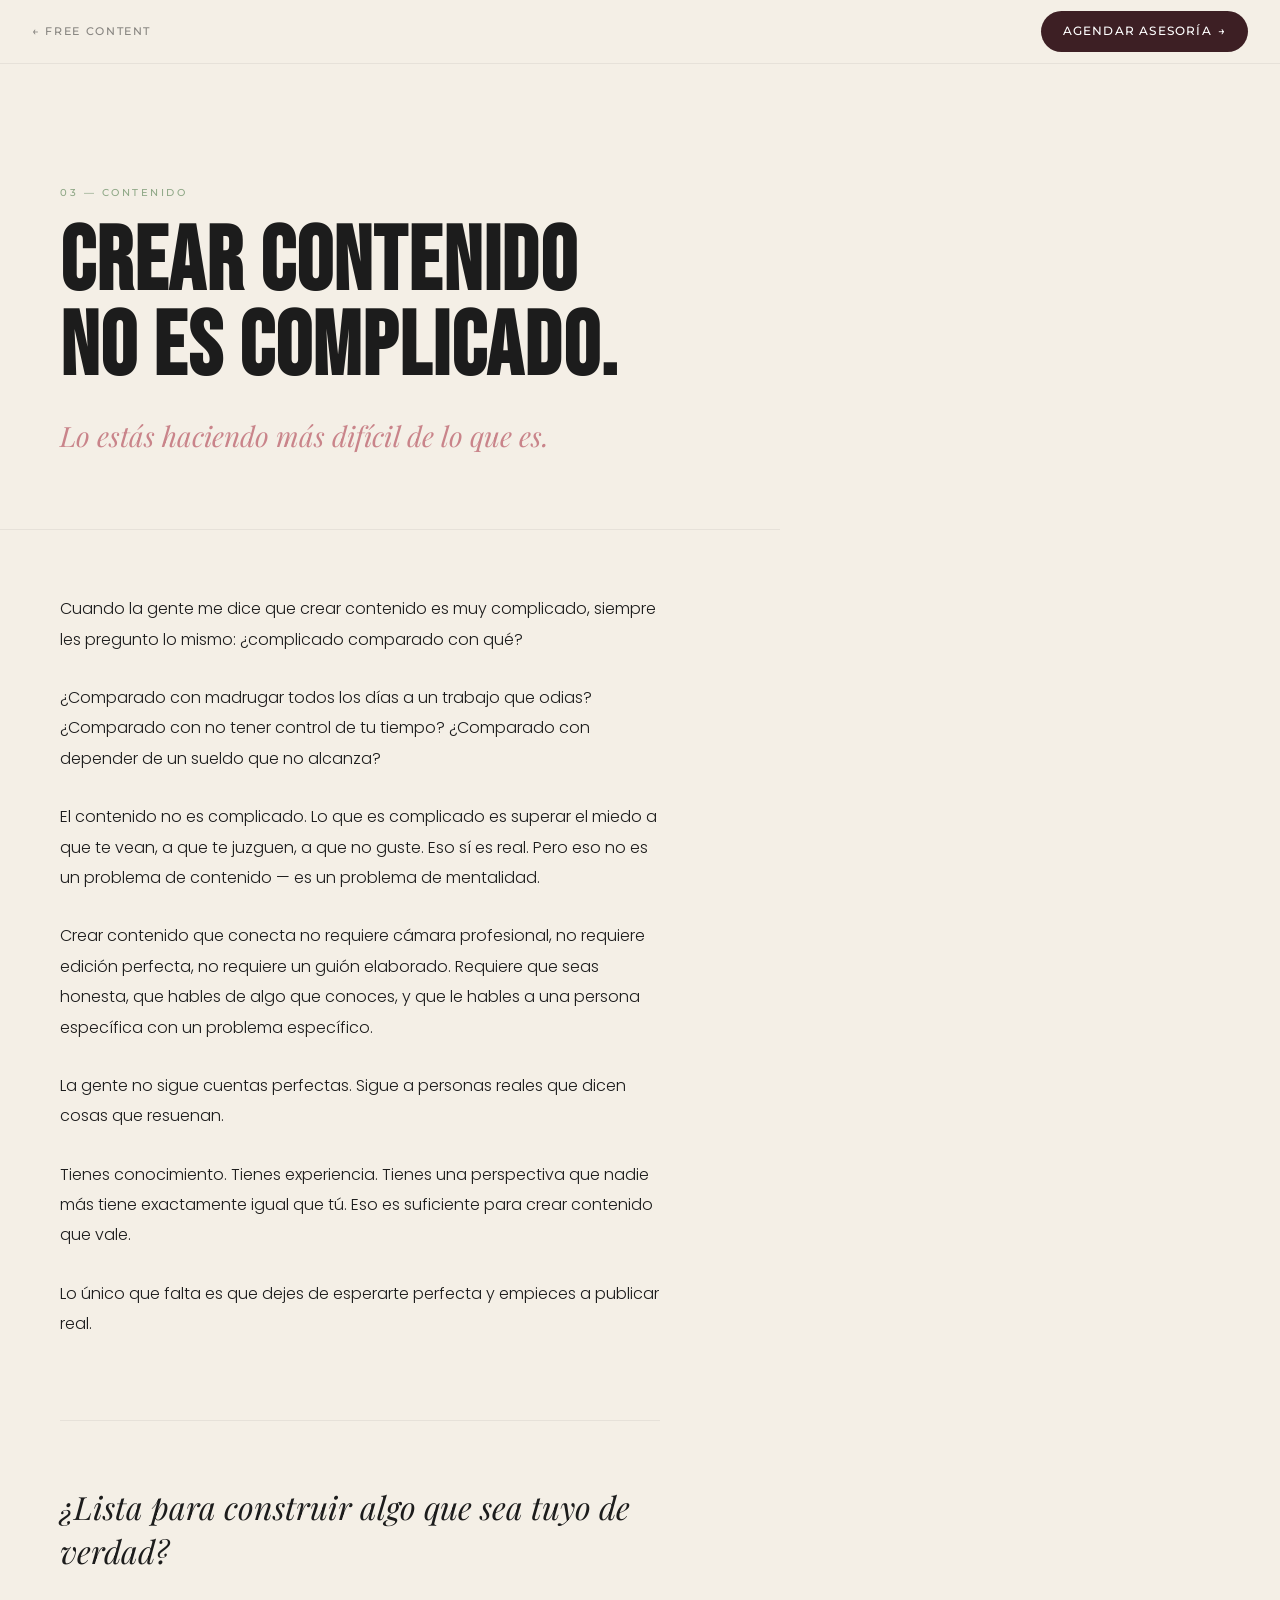
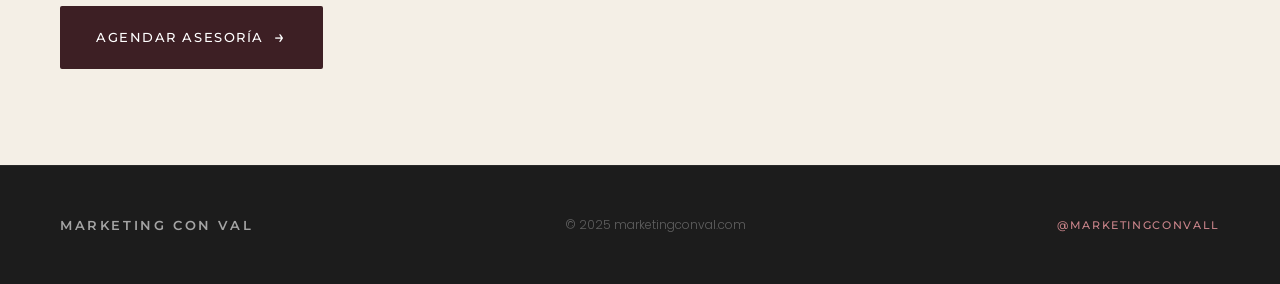
<file: article-contenido.html>
<!DOCTYPE html>
<html lang="es">
<head>
  <meta charset="UTF-8"/>
  <meta name="viewport" content="width=device-width, initial-scale=1.0"/>
  <title>Crear contenido no es complicado — Marketing con Val</title>
  <link rel="stylesheet" href="styles.css"/>
  <style>
    .article-header { padding: 120px 60px 72px; background: var(--cream); border-bottom: 1px solid var(--divider); max-width: 780px; }
    .article-category { font-family: 'Montserrat', sans-serif; font-size: 10px; font-weight: 500; text-transform: uppercase; letter-spacing: 0.25em; color: var(--sage); display: block; margin-bottom: 20px; }
    .article-title { font-family: 'Bebas Neue', sans-serif; font-size: clamp(52px, 7vw, 96px); text-transform: uppercase; line-height: 0.95; color: var(--charcoal); margin-bottom: 24px; letter-spacing: 0.02em; }
    .article-hook { font-family: 'Playfair Display', serif; font-style: italic; font-size: clamp(20px, 2.5vw, 28px); color: var(--dusty-pink); line-height: 1.5; max-width: 600px; }
    .article-body { padding: 64px 60px 80px; max-width: 720px; }
    .article-body p { font-family: 'Poppins', sans-serif; font-weight: 300; font-size: 16px; line-height: 1.9; color: var(--charcoal); margin-bottom: 28px; }
    .article-body p:last-child { margin-bottom: 0; }
    .article-cta { border-top: 1px solid var(--divider); margin: 0 60px; padding: 64px 0 80px; max-width: 600px; }
    .article-cta-text { font-family: 'Playfair Display', serif; font-style: italic; font-size: clamp(22px, 2.8vw, 32px); color: var(--charcoal); line-height: 1.4; margin-bottom: 32px; }
    @media (max-width: 900px) { .article-header { padding: 100px 24px 56px; } .article-body { padding: 48px 24px 64px; } .article-cta { margin: 0 24px; padding: 48px 0 64px; } }
  </style>
</head>
<body class="page-inner">

<header class="topbar">
  <a href="free-content.html" class="topbar-back">← Free Content</a>
  <a href="https://calendly.com/valeriahuneidi/asesoria" target="_blank" rel="noopener" class="topbar-cta">
    Agendar asesoría <span>→</span>
  </a>
</header>

<div class="article-header fade-up">
  <span class="article-category">03 — Contenido</span>
  <h1 class="article-title">Crear contenido<br/>no es complicado.</h1>
  <p class="article-hook">Lo estás haciendo más difícil de lo que es.</p>
</div>

<article class="article-body">
  <p>Cuando la gente me dice que crear contenido es muy complicado, siempre les pregunto lo mismo: ¿complicado comparado con qué?</p>
  <p>¿Comparado con madrugar todos los días a un trabajo que odias? ¿Comparado con no tener control de tu tiempo? ¿Comparado con depender de un sueldo que no alcanza?</p>
  <p>El contenido no es complicado. Lo que es complicado es superar el miedo a que te vean, a que te juzguen, a que no guste. Eso sí es real. Pero eso no es un problema de contenido — es un problema de mentalidad.</p>
  <p>Crear contenido que conecta no requiere cámara profesional, no requiere edición perfecta, no requiere un guión elaborado. Requiere que seas honesta, que hables de algo que conoces, y que le hables a una persona específica con un problema específico.</p>
  <p>La gente no sigue cuentas perfectas. Sigue a personas reales que dicen cosas que resuenan.</p>
  <p>Tienes conocimiento. Tienes experiencia. Tienes una perspectiva que nadie más tiene exactamente igual que tú. Eso es suficiente para crear contenido que vale.</p>
  <p>Lo único que falta es que dejes de esperarte perfecta y empieces a publicar real.</p>
</article>

<div class="article-cta fade-up">
  <p class="article-cta-text">¿Lista para construir algo que sea tuyo de verdad?</p>
  <a href="https://calendly.com/valeriahuneidi/asesoria" target="_blank" rel="noopener" class="cta-primary">
    Agendar asesoría <span class="arrow">→</span>
  </a>
</div>

<footer class="site-footer">
  <a href="index.html" class="footer-logo">Marketing con Val</a>
  <span class="footer-copy">© 2025 marketingconval.com</span>
  <a href="https://www.instagram.com/marketingconvall" target="_blank" rel="noopener" class="footer-ig">@marketingconvall</a>
</footer>

<script src="main.js"></script>
</body>
</html>
</file>
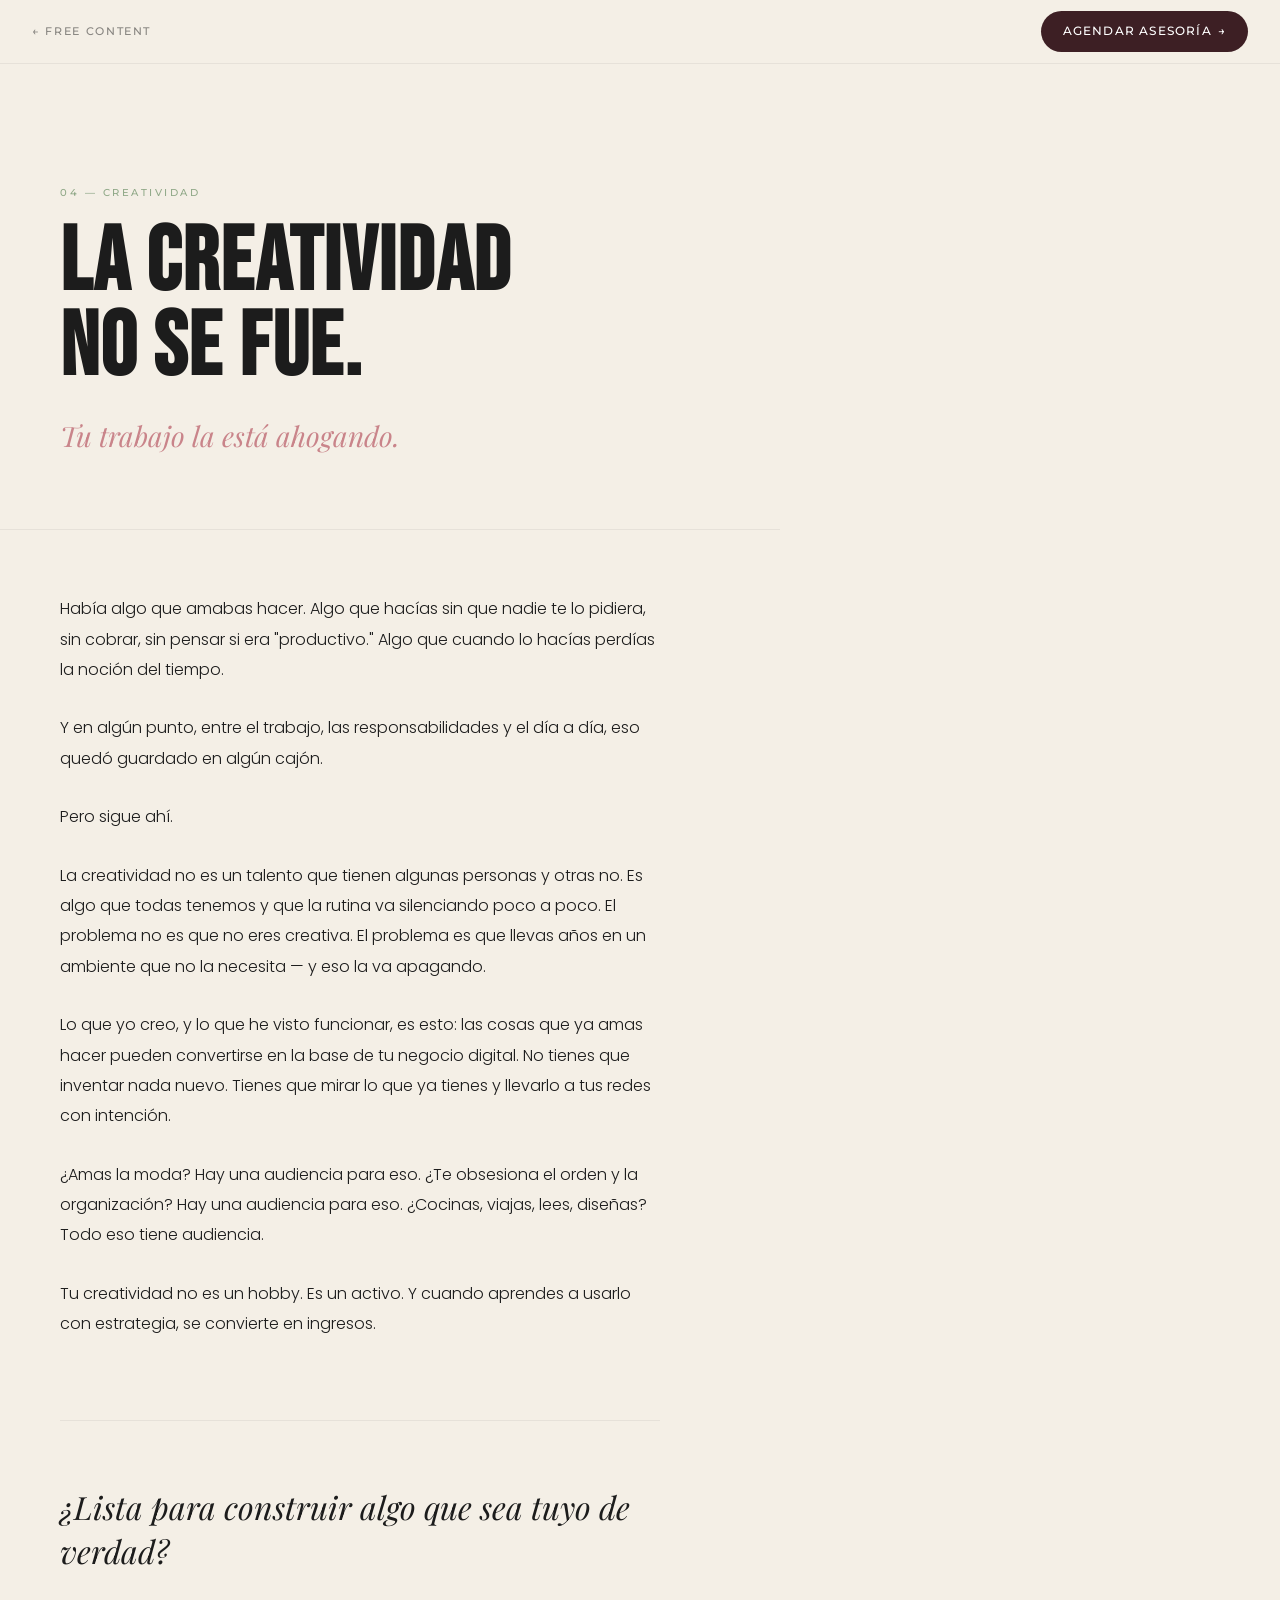
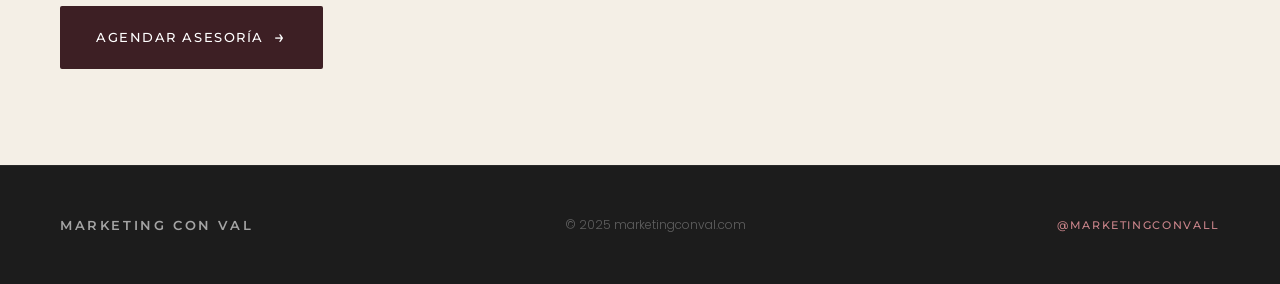
<file: article-creatividad.html>
<!DOCTYPE html>
<html lang="es">
<head>
  <meta charset="UTF-8"/>
  <meta name="viewport" content="width=device-width, initial-scale=1.0"/>
  <title>La creatividad no se fue — Marketing con Val</title>
  <link rel="stylesheet" href="styles.css"/>
  <style>
    .article-header { padding: 120px 60px 72px; background: var(--cream); border-bottom: 1px solid var(--divider); max-width: 780px; }
    .article-category { font-family: 'Montserrat', sans-serif; font-size: 10px; font-weight: 500; text-transform: uppercase; letter-spacing: 0.25em; color: var(--sage); display: block; margin-bottom: 20px; }
    .article-title { font-family: 'Bebas Neue', sans-serif; font-size: clamp(52px, 7vw, 96px); text-transform: uppercase; line-height: 0.95; color: var(--charcoal); margin-bottom: 24px; letter-spacing: 0.02em; }
    .article-hook { font-family: 'Playfair Display', serif; font-style: italic; font-size: clamp(20px, 2.5vw, 28px); color: var(--dusty-pink); line-height: 1.5; max-width: 600px; }
    .article-body { padding: 64px 60px 80px; max-width: 720px; }
    .article-body p { font-family: 'Poppins', sans-serif; font-weight: 300; font-size: 16px; line-height: 1.9; color: var(--charcoal); margin-bottom: 28px; }
    .article-body p:last-child { margin-bottom: 0; }
    .article-cta { border-top: 1px solid var(--divider); margin: 0 60px; padding: 64px 0 80px; max-width: 600px; }
    .article-cta-text { font-family: 'Playfair Display', serif; font-style: italic; font-size: clamp(22px, 2.8vw, 32px); color: var(--charcoal); line-height: 1.4; margin-bottom: 32px; }
    @media (max-width: 900px) { .article-header { padding: 100px 24px 56px; } .article-body { padding: 48px 24px 64px; } .article-cta { margin: 0 24px; padding: 48px 0 64px; } }
  </style>
</head>
<body class="page-inner">

<header class="topbar">
  <a href="free-content.html" class="topbar-back">← Free Content</a>
  <a href="https://calendly.com/valeriahuneidi/asesoria" target="_blank" rel="noopener" class="topbar-cta">
    Agendar asesoría <span>→</span>
  </a>
</header>

<div class="article-header fade-up">
  <span class="article-category">04 — Creatividad</span>
  <h1 class="article-title">La creatividad<br/>no se fue.</h1>
  <p class="article-hook">Tu trabajo la está ahogando.</p>
</div>

<article class="article-body">
  <p>Había algo que amabas hacer. Algo que hacías sin que nadie te lo pidiera, sin cobrar, sin pensar si era "productivo." Algo que cuando lo hacías perdías la noción del tiempo.</p>
  <p>Y en algún punto, entre el trabajo, las responsabilidades y el día a día, eso quedó guardado en algún cajón.</p>
  <p>Pero sigue ahí.</p>
  <p>La creatividad no es un talento que tienen algunas personas y otras no. Es algo que todas tenemos y que la rutina va silenciando poco a poco. El problema no es que no eres creativa. El problema es que llevas años en un ambiente que no la necesita — y eso la va apagando.</p>
  <p>Lo que yo creo, y lo que he visto funcionar, es esto: las cosas que ya amas hacer pueden convertirse en la base de tu negocio digital. No tienes que inventar nada nuevo. Tienes que mirar lo que ya tienes y llevarlo a tus redes con intención.</p>
  <p>¿Amas la moda? Hay una audiencia para eso. ¿Te obsesiona el orden y la organización? Hay una audiencia para eso. ¿Cocinas, viajas, lees, diseñas? Todo eso tiene audiencia.</p>
  <p>Tu creatividad no es un hobby. Es un activo. Y cuando aprendes a usarlo con estrategia, se convierte en ingresos.</p>
</article>

<div class="article-cta fade-up">
  <p class="article-cta-text">¿Lista para construir algo que sea tuyo de verdad?</p>
  <a href="https://calendly.com/valeriahuneidi/asesoria" target="_blank" rel="noopener" class="cta-primary">
    Agendar asesoría <span class="arrow">→</span>
  </a>
</div>

<footer class="site-footer">
  <a href="index.html" class="footer-logo">Marketing con Val</a>
  <span class="footer-copy">© 2025 marketingconval.com</span>
  <a href="https://www.instagram.com/marketingconvall" target="_blank" rel="noopener" class="footer-ig">@marketingconvall</a>
</footer>

<script src="main.js"></script>
</body>
</html>
</file>
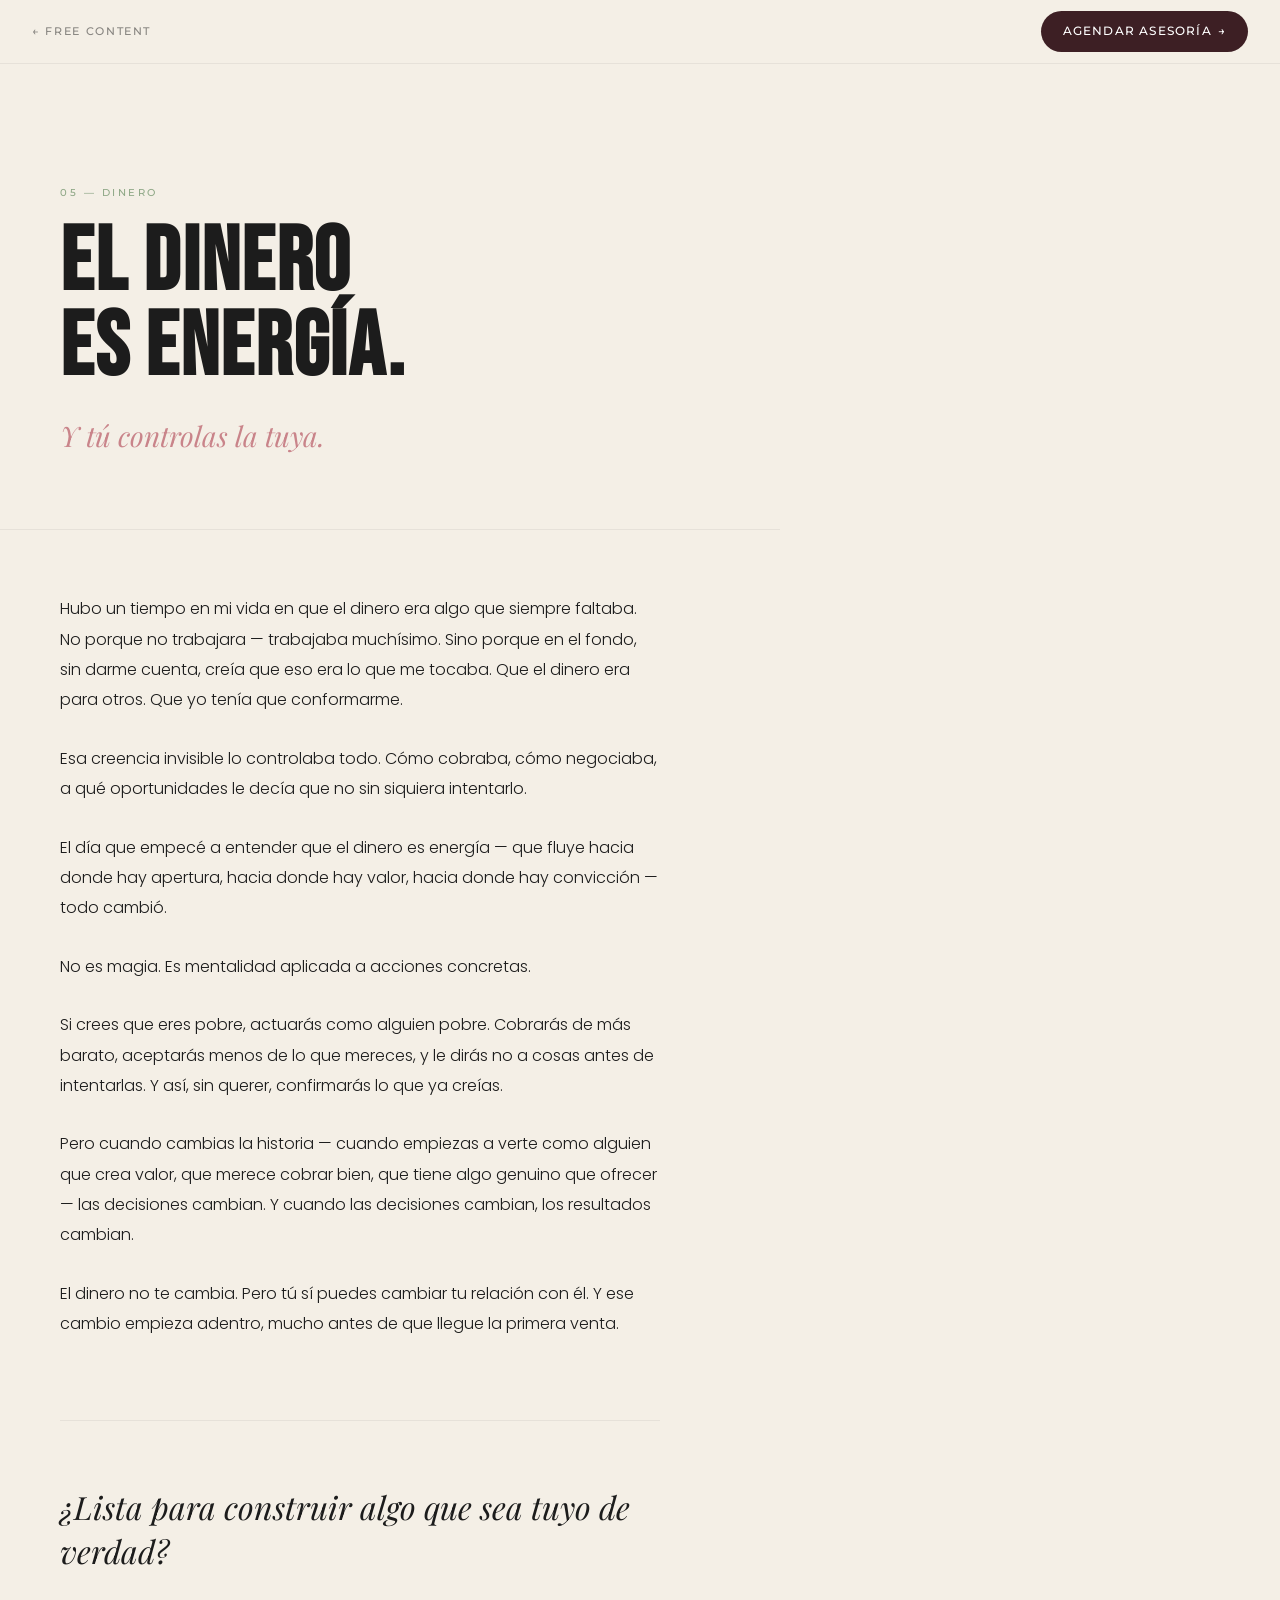
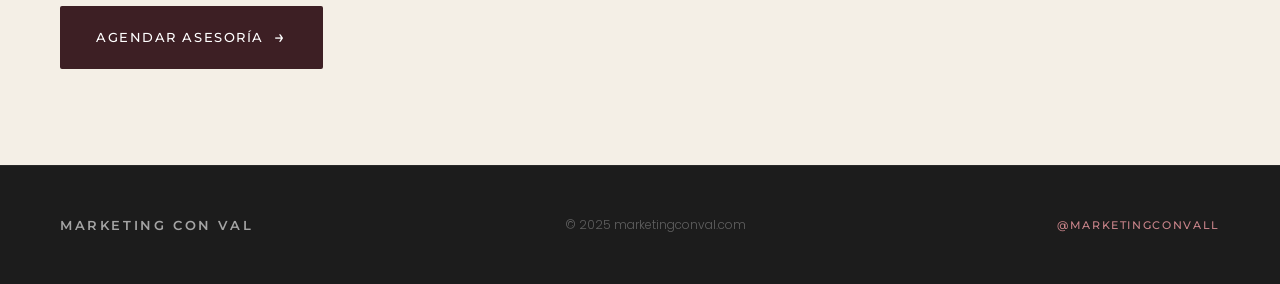
<file: article-dinero.html>
<!DOCTYPE html>
<html lang="es">
<head>
  <meta charset="UTF-8"/>
  <meta name="viewport" content="width=device-width, initial-scale=1.0"/>
  <title>El dinero es energía — Marketing con Val</title>
  <link rel="stylesheet" href="styles.css"/>
  <style>
    .article-header { padding: 120px 60px 72px; background: var(--cream); border-bottom: 1px solid var(--divider); max-width: 780px; }
    .article-category { font-family: 'Montserrat', sans-serif; font-size: 10px; font-weight: 500; text-transform: uppercase; letter-spacing: 0.25em; color: var(--sage); display: block; margin-bottom: 20px; }
    .article-title { font-family: 'Bebas Neue', sans-serif; font-size: clamp(52px, 7vw, 96px); text-transform: uppercase; line-height: 0.95; color: var(--charcoal); margin-bottom: 24px; letter-spacing: 0.02em; }
    .article-hook { font-family: 'Playfair Display', serif; font-style: italic; font-size: clamp(20px, 2.5vw, 28px); color: var(--dusty-pink); line-height: 1.5; max-width: 600px; }
    .article-body { padding: 64px 60px 80px; max-width: 720px; }
    .article-body p { font-family: 'Poppins', sans-serif; font-weight: 300; font-size: 16px; line-height: 1.9; color: var(--charcoal); margin-bottom: 28px; }
    .article-body p:last-child { margin-bottom: 0; }
    .article-cta { border-top: 1px solid var(--divider); margin: 0 60px; padding: 64px 0 80px; max-width: 600px; }
    .article-cta-text { font-family: 'Playfair Display', serif; font-style: italic; font-size: clamp(22px, 2.8vw, 32px); color: var(--charcoal); line-height: 1.4; margin-bottom: 32px; }
    @media (max-width: 900px) { .article-header { padding: 100px 24px 56px; } .article-body { padding: 48px 24px 64px; } .article-cta { margin: 0 24px; padding: 48px 0 64px; } }
  </style>
</head>
<body class="page-inner">

<header class="topbar">
  <a href="free-content.html" class="topbar-back">← Free Content</a>
  <a href="https://calendly.com/valeriahuneidi/asesoria" target="_blank" rel="noopener" class="topbar-cta">
    Agendar asesoría <span>→</span>
  </a>
</header>

<div class="article-header fade-up">
  <span class="article-category">05 — Dinero</span>
  <h1 class="article-title">El dinero<br/>es energía.</h1>
  <p class="article-hook">Y tú controlas la tuya.</p>
</div>

<article class="article-body">
  <p>Hubo un tiempo en mi vida en que el dinero era algo que siempre faltaba. No porque no trabajara — trabajaba muchísimo. Sino porque en el fondo, sin darme cuenta, creía que eso era lo que me tocaba. Que el dinero era para otros. Que yo tenía que conformarme.</p>
  <p>Esa creencia invisible lo controlaba todo. Cómo cobraba, cómo negociaba, a qué oportunidades le decía que no sin siquiera intentarlo.</p>
  <p>El día que empecé a entender que el dinero es energía — que fluye hacia donde hay apertura, hacia donde hay valor, hacia donde hay convicción — todo cambió.</p>
  <p>No es magia. Es mentalidad aplicada a acciones concretas.</p>
  <p>Si crees que eres pobre, actuarás como alguien pobre. Cobrarás de más barato, aceptarás menos de lo que mereces, y le dirás no a cosas antes de intentarlas. Y así, sin querer, confirmarás lo que ya creías.</p>
  <p>Pero cuando cambias la historia — cuando empiezas a verte como alguien que crea valor, que merece cobrar bien, que tiene algo genuino que ofrecer — las decisiones cambian. Y cuando las decisiones cambian, los resultados cambian.</p>
  <p>El dinero no te cambia. Pero tú sí puedes cambiar tu relación con él. Y ese cambio empieza adentro, mucho antes de que llegue la primera venta.</p>
</article>

<div class="article-cta fade-up">
  <p class="article-cta-text">¿Lista para construir algo que sea tuyo de verdad?</p>
  <a href="https://calendly.com/valeriahuneidi/asesoria" target="_blank" rel="noopener" class="cta-primary">
    Agendar asesoría <span class="arrow">→</span>
  </a>
</div>

<footer class="site-footer">
  <a href="index.html" class="footer-logo">Marketing con Val</a>
  <span class="footer-copy">© 2025 marketingconval.com</span>
  <a href="https://www.instagram.com/marketingconvall" target="_blank" rel="noopener" class="footer-ig">@marketingconvall</a>
</footer>

<script src="main.js"></script>
</body>
</html>
</file>
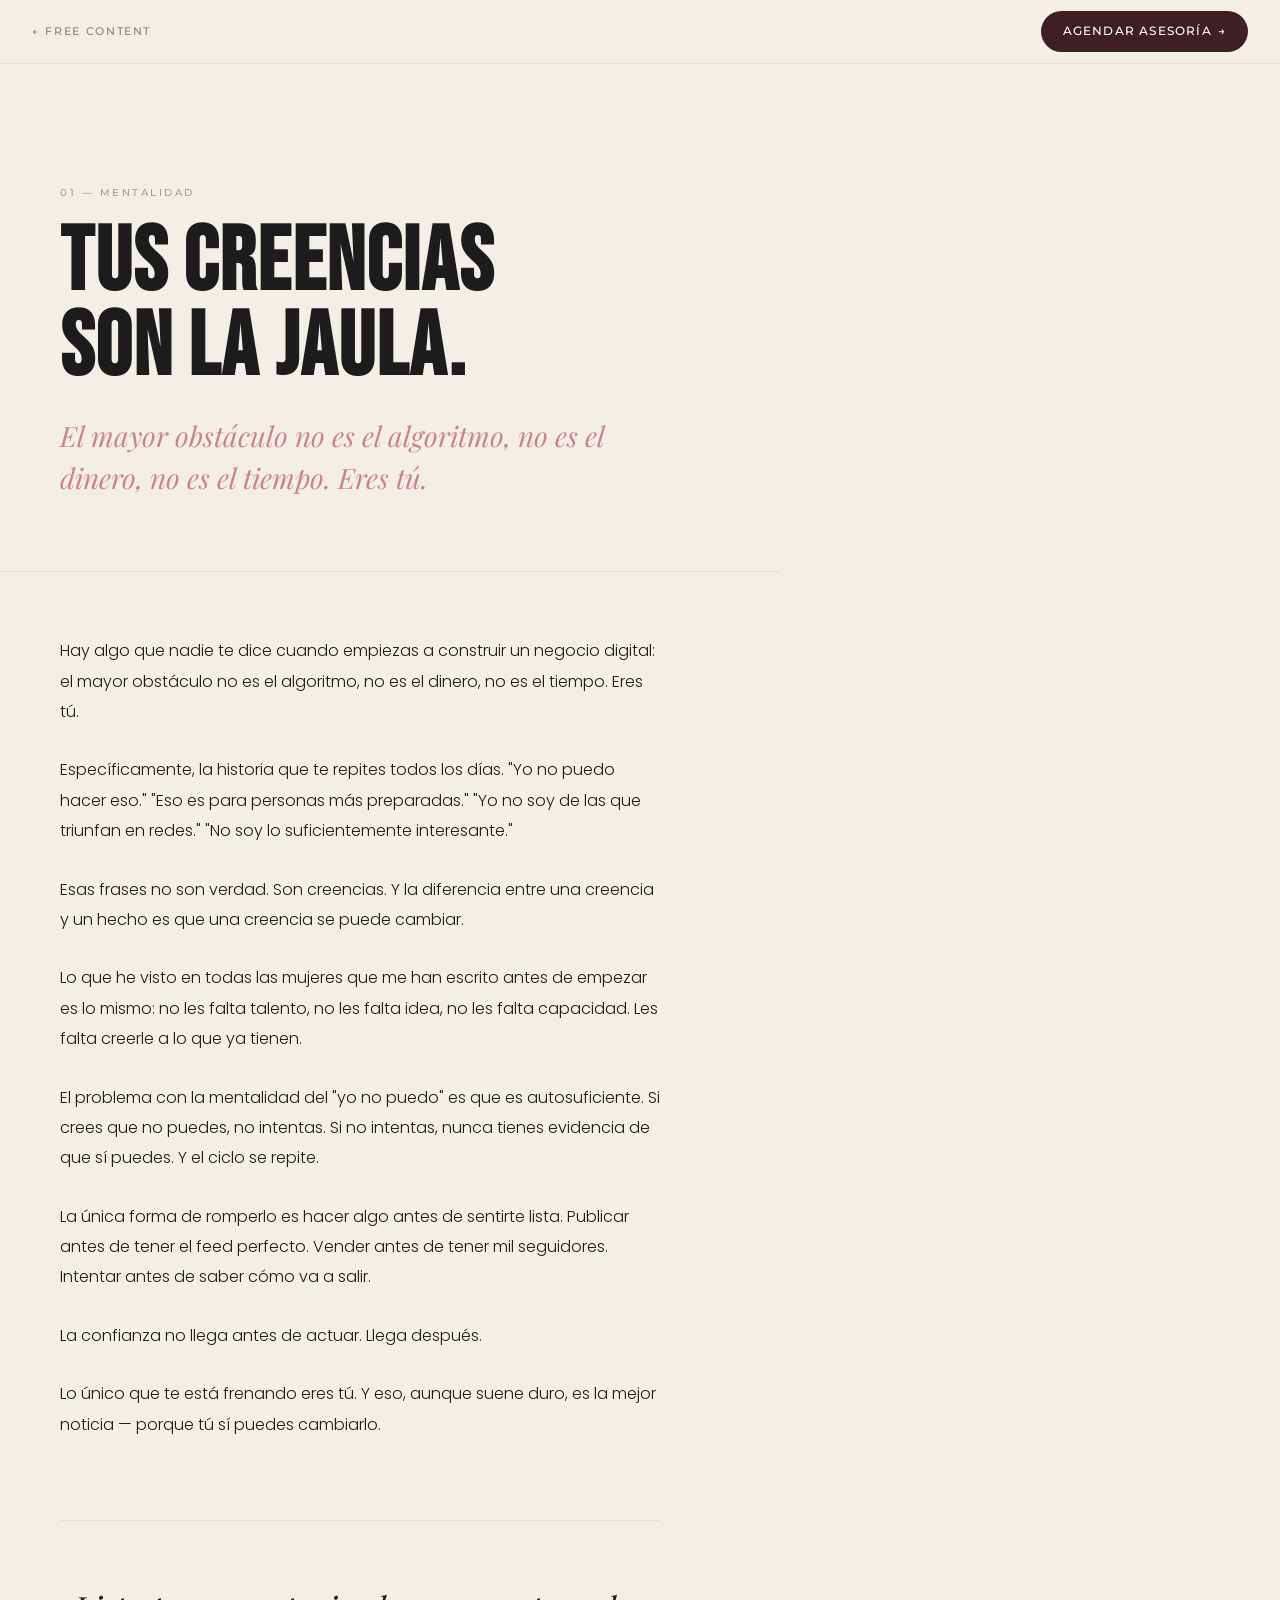
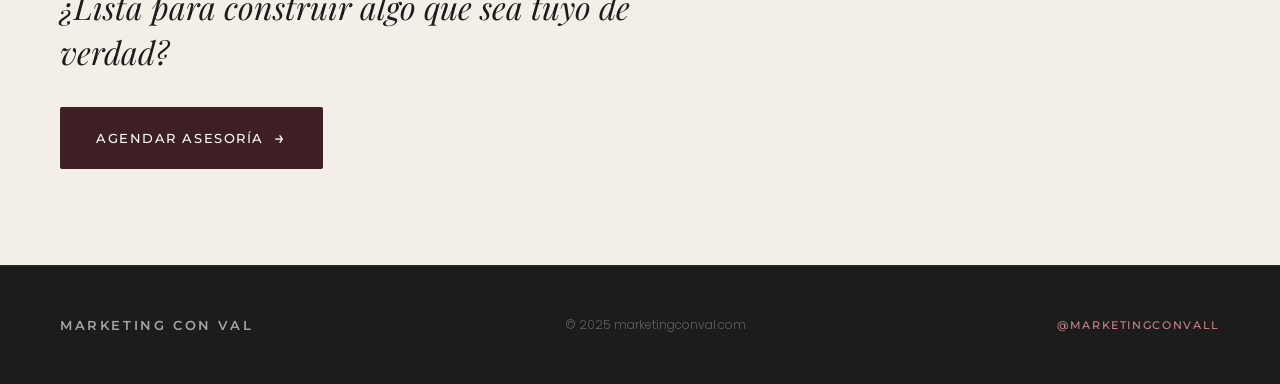
<file: article-mentalidad.html>
<!DOCTYPE html>
<html lang="es">
<head>
  <meta charset="UTF-8"/>
  <meta name="viewport" content="width=device-width, initial-scale=1.0"/>
  <title>Tus creencias son la jaula — Marketing con Val</title>
  <link rel="stylesheet" href="styles.css"/>
  <style>
    .article-header {
      padding: 120px 60px 72px;
      background: var(--cream);
      border-bottom: 1px solid var(--divider);
      max-width: 780px;
    }
    .article-category {
      font-family: 'Montserrat', sans-serif;
      font-size: 10px;
      font-weight: 500;
      text-transform: uppercase;
      letter-spacing: 0.25em;
      color: var(--sage);
      display: block;
      margin-bottom: 20px;
    }
    .article-title {
      font-family: 'Bebas Neue', sans-serif;
      font-size: clamp(52px, 7vw, 96px);
      text-transform: uppercase;
      line-height: 0.95;
      color: var(--charcoal);
      margin-bottom: 24px;
      letter-spacing: 0.02em;
    }
    .article-hook {
      font-family: 'Playfair Display', serif;
      font-style: italic;
      font-size: clamp(20px, 2.5vw, 28px);
      color: var(--dusty-pink);
      line-height: 1.5;
      max-width: 600px;
    }
    .article-body {
      padding: 64px 60px 80px;
      max-width: 720px;
    }
    .article-body p {
      font-family: 'Poppins', sans-serif;
      font-weight: 300;
      font-size: 16px;
      line-height: 1.9;
      color: var(--charcoal);
      margin-bottom: 28px;
    }
    .article-body p:last-child { margin-bottom: 0; }
    .article-cta {
      border-top: 1px solid var(--divider);
      margin: 0 60px;
      padding: 64px 0 80px;
      max-width: 600px;
    }
    .article-cta-text {
      font-family: 'Playfair Display', serif;
      font-style: italic;
      font-size: clamp(22px, 2.8vw, 32px);
      color: var(--charcoal);
      line-height: 1.4;
      margin-bottom: 32px;
    }
    @media (max-width: 900px) {
      .article-header { padding: 100px 24px 56px; }
      .article-body { padding: 48px 24px 64px; }
      .article-cta { margin: 0 24px; padding: 48px 0 64px; }
    }
  </style>
</head>
<body class="page-inner">

<header class="topbar">
  <a href="free-content.html" class="topbar-back">← Free Content</a>
  <a href="https://calendly.com/valeriahuneidi/asesoria" target="_blank" rel="noopener" class="topbar-cta">
    Agendar asesoría <span>→</span>
  </a>
</header>

<div class="article-header fade-up">
  <span class="article-category">01 — Mentalidad</span>
  <h1 class="article-title">Tus creencias<br/>son la jaula.</h1>
  <p class="article-hook">El mayor obstáculo no es el algoritmo, no es el dinero, no es el tiempo. Eres tú.</p>
</div>

<article class="article-body">
  <p>Hay algo que nadie te dice cuando empiezas a construir un negocio digital: el mayor obstáculo no es el algoritmo, no es el dinero, no es el tiempo. Eres tú.</p>
  <p>Específicamente, la historia que te repites todos los días. "Yo no puedo hacer eso." "Eso es para personas más preparadas." "Yo no soy de las que triunfan en redes." "No soy lo suficientemente interesante."</p>
  <p>Esas frases no son verdad. Son creencias. Y la diferencia entre una creencia y un hecho es que una creencia se puede cambiar.</p>
  <p>Lo que he visto en todas las mujeres que me han escrito antes de empezar es lo mismo: no les falta talento, no les falta idea, no les falta capacidad. Les falta creerle a lo que ya tienen.</p>
  <p>El problema con la mentalidad del "yo no puedo" es que es autosuficiente. Si crees que no puedes, no intentas. Si no intentas, nunca tienes evidencia de que sí puedes. Y el ciclo se repite.</p>
  <p>La única forma de romperlo es hacer algo antes de sentirte lista. Publicar antes de tener el feed perfecto. Vender antes de tener mil seguidores. Intentar antes de saber cómo va a salir.</p>
  <p>La confianza no llega antes de actuar. Llega después.</p>
  <p>Lo único que te está frenando eres tú. Y eso, aunque suene duro, es la mejor noticia — porque tú sí puedes cambiarlo.</p>
</article>

<div class="article-cta fade-up">
  <p class="article-cta-text">¿Lista para construir algo que sea tuyo de verdad?</p>
  <a href="https://calendly.com/valeriahuneidi/asesoria" target="_blank" rel="noopener" class="cta-primary">
    Agendar asesoría <span class="arrow">→</span>
  </a>
</div>

<footer class="site-footer">
  <a href="index.html" class="footer-logo">Marketing con Val</a>
  <span class="footer-copy">© 2025 marketingconval.com</span>
  <a href="https://www.instagram.com/marketingconvall" target="_blank" rel="noopener" class="footer-ig">@marketingconvall</a>
</footer>

<script src="main.js"></script>
</body>
</html>
</file>
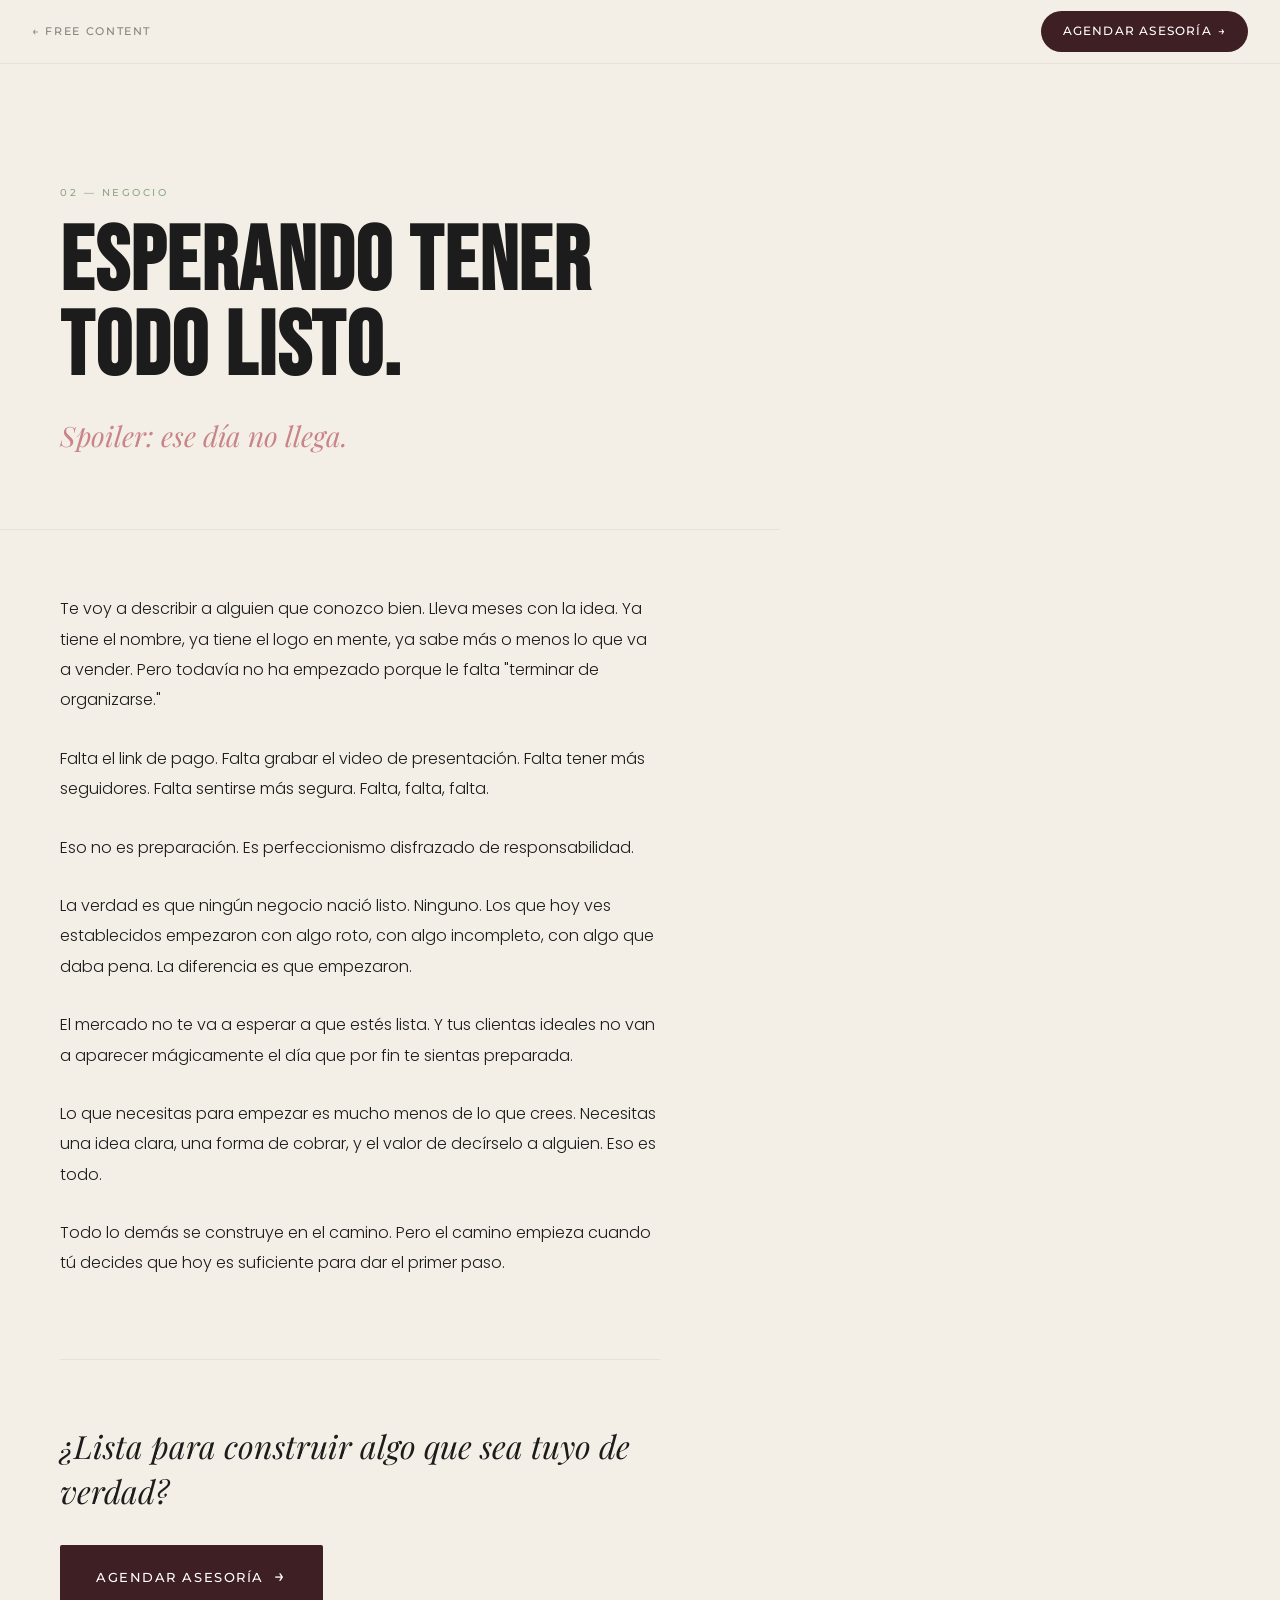
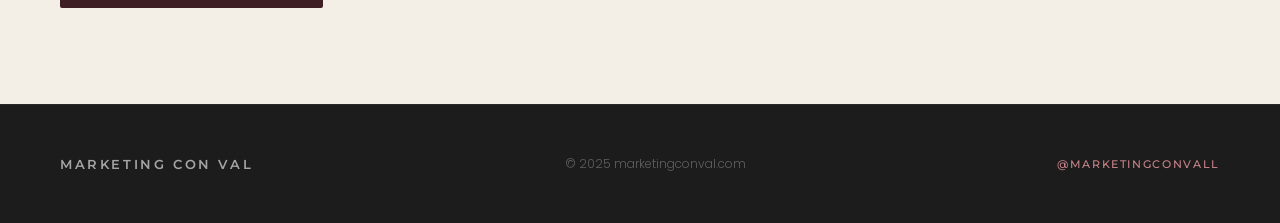
<file: article-negocio.html>
<!DOCTYPE html>
<html lang="es">
<head>
  <meta charset="UTF-8"/>
  <meta name="viewport" content="width=device-width, initial-scale=1.0"/>
  <title>Esperando tener todo listo — Marketing con Val</title>
  <link rel="stylesheet" href="styles.css"/>
  <style>
    .article-header { padding: 120px 60px 72px; background: var(--cream); border-bottom: 1px solid var(--divider); max-width: 780px; }
    .article-category { font-family: 'Montserrat', sans-serif; font-size: 10px; font-weight: 500; text-transform: uppercase; letter-spacing: 0.25em; color: var(--sage); display: block; margin-bottom: 20px; }
    .article-title { font-family: 'Bebas Neue', sans-serif; font-size: clamp(52px, 7vw, 96px); text-transform: uppercase; line-height: 0.95; color: var(--charcoal); margin-bottom: 24px; letter-spacing: 0.02em; }
    .article-hook { font-family: 'Playfair Display', serif; font-style: italic; font-size: clamp(20px, 2.5vw, 28px); color: var(--dusty-pink); line-height: 1.5; max-width: 600px; }
    .article-body { padding: 64px 60px 80px; max-width: 720px; }
    .article-body p { font-family: 'Poppins', sans-serif; font-weight: 300; font-size: 16px; line-height: 1.9; color: var(--charcoal); margin-bottom: 28px; }
    .article-body p:last-child { margin-bottom: 0; }
    .article-cta { border-top: 1px solid var(--divider); margin: 0 60px; padding: 64px 0 80px; max-width: 600px; }
    .article-cta-text { font-family: 'Playfair Display', serif; font-style: italic; font-size: clamp(22px, 2.8vw, 32px); color: var(--charcoal); line-height: 1.4; margin-bottom: 32px; }
    @media (max-width: 900px) { .article-header { padding: 100px 24px 56px; } .article-body { padding: 48px 24px 64px; } .article-cta { margin: 0 24px; padding: 48px 0 64px; } }
  </style>
</head>
<body class="page-inner">

<header class="topbar">
  <a href="free-content.html" class="topbar-back">← Free Content</a>
  <a href="https://calendly.com/valeriahuneidi/asesoria" target="_blank" rel="noopener" class="topbar-cta">
    Agendar asesoría <span>→</span>
  </a>
</header>

<div class="article-header fade-up">
  <span class="article-category">02 — Negocio</span>
  <h1 class="article-title">Esperando tener<br/>todo listo.</h1>
  <p class="article-hook">Spoiler: ese día no llega.</p>
</div>

<article class="article-body">
  <p>Te voy a describir a alguien que conozco bien. Lleva meses con la idea. Ya tiene el nombre, ya tiene el logo en mente, ya sabe más o menos lo que va a vender. Pero todavía no ha empezado porque le falta "terminar de organizarse."</p>
  <p>Falta el link de pago. Falta grabar el video de presentación. Falta tener más seguidores. Falta sentirse más segura. Falta, falta, falta.</p>
  <p>Eso no es preparación. Es perfeccionismo disfrazado de responsabilidad.</p>
  <p>La verdad es que ningún negocio nació listo. Ninguno. Los que hoy ves establecidos empezaron con algo roto, con algo incompleto, con algo que daba pena. La diferencia es que empezaron.</p>
  <p>El mercado no te va a esperar a que estés lista. Y tus clientas ideales no van a aparecer mágicamente el día que por fin te sientas preparada.</p>
  <p>Lo que necesitas para empezar es mucho menos de lo que crees. Necesitas una idea clara, una forma de cobrar, y el valor de decírselo a alguien. Eso es todo.</p>
  <p>Todo lo demás se construye en el camino. Pero el camino empieza cuando tú decides que hoy es suficiente para dar el primer paso.</p>
</article>

<div class="article-cta fade-up">
  <p class="article-cta-text">¿Lista para construir algo que sea tuyo de verdad?</p>
  <a href="https://calendly.com/valeriahuneidi/asesoria" target="_blank" rel="noopener" class="cta-primary">
    Agendar asesoría <span class="arrow">→</span>
  </a>
</div>

<footer class="site-footer">
  <a href="index.html" class="footer-logo">Marketing con Val</a>
  <span class="footer-copy">© 2025 marketingconval.com</span>
  <a href="https://www.instagram.com/marketingconvall" target="_blank" rel="noopener" class="footer-ig">@marketingconvall</a>
</footer>

<script src="main.js"></script>
</body>
</html>
</file>
<file: styles.css>
@import url('https://fonts.googleapis.com/css2?family=Bebas+Neue&family=Playfair+Display:ital@1&family=Poppins:wght@300;400;500&family=Montserrat:wght@400;500;600&display=swap');

/* ─── RESET & BASE ─── */
*, *::before, *::after { box-sizing: border-box; margin: 0; padding: 0; }

:root {
  --cream:       #F4EFE6;
  --cream-dark:  #EDE4D6;
  --dusty-pink:  #C9848A;
  --pink-light:  #E8D0D2;
  --wine:        #3D1F24;
  --sage:        #8FA887;
  --charcoal:    #1C1C1C;
  --off-white:   #FDFAF6;
  --divider:     rgba(0,0,0,0.06);
}

html { scroll-behavior: smooth; }

body {
  background: var(--cream);
  color: var(--charcoal);
  font-family: 'Poppins', sans-serif;
  font-weight: 300;
  font-size: 16px;
  line-height: 1.7;
  overflow-x: hidden;
}

img { display: block; max-width: 100%; }
a { text-decoration: none; color: inherit; }

/* ─── TYPOGRAPHY UTILITIES ─── */
.bebas        { font-family: 'Bebas Neue', sans-serif; text-transform: uppercase; letter-spacing: 0.02em; }
.playfair-i   { font-family: 'Playfair Display', serif; font-style: italic; }
.montserrat   { font-family: 'Montserrat', sans-serif; }
.poppins      { font-family: 'Poppins', sans-serif; }

.eyebrow {
  font-family: 'Montserrat', sans-serif;
  font-size: 11px;
  font-weight: 500;
  text-transform: uppercase;
  letter-spacing: 0.25em;
  color: var(--dusty-pink);
  display: block;
  margin-bottom: 16px;
}

/* ─── TOPBAR (inner pages) ─── */
.topbar {
  position: fixed;
  top: 0; left: 0; right: 0;
  height: 64px;
  background: var(--cream);
  border-bottom: 1px solid var(--divider);
  display: flex;
  align-items: center;
  justify-content: space-between;
  padding: 0 32px;
  z-index: 100;
}

.topbar-logo {
  font-family: 'Montserrat', sans-serif;
  font-weight: 600;
  font-size: 13px;
  text-transform: uppercase;
  letter-spacing: 0.2em;
  color: var(--charcoal);
  transition: color 0.3s ease, letter-spacing 0.3s ease;
}
.topbar-logo:hover { color: var(--dusty-pink); letter-spacing: 0.28em; }

.topbar-cta {
  display: inline-flex;
  align-items: center;
  gap: 6px;
  background: var(--wine);
  color: #fff;
  font-family: 'Montserrat', sans-serif;
  font-size: 12px;
  font-weight: 500;
  letter-spacing: 0.1em;
  text-transform: uppercase;
  padding: 10px 22px;
  border-radius: 100px;
  transition: background 0.25s ease, transform 0.2s ease;
  white-space: nowrap;
}
.topbar-cta:hover { background: #2a1419; transform: translateY(-1px); }

.topbar-back {
  font-family: 'Montserrat', sans-serif;
  font-size: 11px;
  font-weight: 500;
  letter-spacing: 0.15em;
  text-transform: uppercase;
  color: var(--charcoal);
  opacity: 0.5;
  transition: opacity 0.2s;
}
.topbar-back:hover { opacity: 1; }

/* ─── PAGE WRAPPER (inner pages) ─── */
.page-inner { padding-top: 64px; }

/* ─── HERO ─── */
.hero-wrap {
  min-height: 100svh;
  display: grid;
  grid-template-columns: 55% 45%;
  grid-template-rows: 1fr;
}

.hero-right {
  position: relative;
  overflow: hidden;
  background: var(--cream-dark);
}
.hero-right img {
  position: absolute;
  inset: 0;
  width: 100%;
  height: 100%;
  object-fit: cover;
  object-position: top center;
}

.hero-left {
  display: flex;
  flex-direction: column;
  justify-content: center;
  padding: 80px 48px 60px 56px;
  background: var(--cream);
  overflow: hidden;
  min-width: 0;
}

.hero-title {
  line-height: 1.0;
  margin-bottom: 40px;
}
.hero-title .line-bebas {
  font-family: 'Bebas Neue', sans-serif;
  font-size: clamp(44px, 12vw, 120px);
  text-transform: uppercase;
  letter-spacing: 0.02em;
  display: block;
  color: var(--charcoal);
}
.hero-title .line-playfair {
  font-family: 'Playfair Display', serif;
  font-style: italic;
  font-size: clamp(28px, 7vw, 68px);
  display: block;
  color: var(--charcoal);
  line-height: 1.15;
}

.hero-sub {
  font-family: 'Poppins', sans-serif;
  font-weight: 300;
  font-size: 16px;
  color: var(--charcoal);
  opacity: 0.7;
  max-width: 380px;
  margin-bottom: 48px;
  line-height: 1.7;
}

.hero-stats {
  display: flex;
  gap: 40px;
  margin-bottom: 0;
}
.hero-stat { display: flex; flex-direction: column; gap: 2px; }
.hero-stat-num {
  font-family: 'Bebas Neue', sans-serif;
  font-size: clamp(36px, 4vw, 52px);
  color: var(--dusty-pink);
  line-height: 1;
}
.hero-stat-label {
  font-family: 'Montserrat', sans-serif;
  font-size: 9px;
  font-weight: 500;
  text-transform: uppercase;
  letter-spacing: 0.18em;
  color: var(--charcoal);
  opacity: 0.55;
}

/* ─── HERO RIGHT / PHOTO ─── */
.hero-right {
  position: relative;
  background: var(--cream-dark);
}
.hero-photo {
  width: 100%;
  height: 100%;
  object-fit: cover;
  object-position: top center;
  display: block;
}
.hero-photo-wrap {
  position: absolute;
  inset: 0;
}
.hero-float-card {
  position: absolute;
  bottom: 100px;
  left: -36px;
  background: var(--off-white);
  border: 1px solid var(--divider);
  padding: 20px 24px;
  max-width: 240px;
  z-index: 10;
}
.hero-float-card p {
  font-family: 'Poppins', sans-serif;
  font-weight: 300;
  font-size: 13px;
  line-height: 1.55;
  color: var(--charcoal);
}
.hero-float-card p em {
  font-family: 'Playfair Display', serif;
  font-style: italic;
}

/* ─── FOLDERS NAV ─── */
.folders-nav {
  display: grid;
  grid-template-columns: repeat(4, 1fr);
  border-top: 1px solid var(--divider);
}

.folder-item {
  display: flex;
  flex-direction: column;
  justify-content: space-between;
  padding: 28px 32px 24px;
  border-right: 1px solid var(--divider);
  background: var(--cream-dark);
  cursor: pointer;
  text-decoration: none;
  transition: background 0.25s ease;
  position: relative;
  overflow: hidden;
  min-height: 110px;
}
.folder-item:last-child { border-right: none; }

.folder-item::after {
  content: '';
  position: absolute;
  bottom: 0; left: 0;
  width: 100%; height: 2px;
  background: var(--dusty-pink);
  transform: scaleX(0);
  transform-origin: left;
  transition: transform 0.35s cubic-bezier(0.4, 0, 0.2, 1);
}
.folder-item:hover::after { transform: scaleX(1); }
.folder-item:hover { background: var(--off-white); }

.folder-item--wine {
  background: var(--wine);
}
.folder-item--wine:hover { background: #2a1419; }
.folder-item--wine::after { background: var(--dusty-pink); }

.folder-top {
  display: flex;
  align-items: baseline;
  gap: 12px;
}
.folder-num {
  font-family: 'Bebas Neue', sans-serif;
  font-size: 13px;
  letter-spacing: 0.05em;
  color: var(--charcoal);
  opacity: 0.4;
}
.folder-item--wine .folder-num { color: rgba(255,255,255,0.5); opacity: 1; }

.folder-name {
  font-family: 'Bebas Neue', sans-serif;
  font-size: 22px;
  letter-spacing: 0.04em;
  text-transform: uppercase;
  color: var(--charcoal);
  line-height: 1;
}
.folder-item--wine .folder-name { color: #fff; font-size: 24px; }

.folder-desc {
  font-family: 'Poppins', sans-serif;
  font-weight: 300;
  font-size: 11px;
  color: var(--charcoal);
  opacity: 0.5;
  line-height: 1.4;
}
.folder-item--wine .folder-desc { color: rgba(255,255,255,0.65); opacity: 1; }

.folder-arrow {
  font-size: 16px;
  color: var(--dusty-pink);
  align-self: flex-end;
  margin-left: auto;
  transition: transform 0.25s ease;
}
.folder-item:hover .folder-arrow { transform: translateX(4px); }
.folder-item--wine .folder-arrow { color: rgba(255,255,255,0.7); }

/* ─── SECTION HEADER (wine bg, used on inner pages) ─── */
.section-header {
  background: var(--wine);
  padding: 120px 60px 80px;
  color: #fff;
}
.section-header .eyebrow { color: var(--dusty-pink); }
.section-header h1 {
  line-height: 1.0;
}
.section-header .line-bebas {
  font-family: 'Bebas Neue', sans-serif;
  font-size: clamp(56px, 8vw, 100px);
  text-transform: uppercase;
  display: block;
  color: #fff;
}
.section-header .line-playfair {
  font-family: 'Playfair Display', serif;
  font-style: italic;
  font-size: clamp(36px, 5vw, 64px);
  display: block;
  color: rgba(255,255,255,0.85);
  line-height: 1.2;
}

/* ─── BOOK A CALL PAGE ─── */
.bac-split {
  display: grid;
  grid-template-columns: 1fr 1fr;
  min-height: calc(100svh - 64px);
}
.bac-photo-col {
  position: relative;
  background: var(--cream-dark);
  min-height: 500px;
}
.bac-photo-col img {
  width: 100%;
  height: 100%;
  object-fit: cover;
  object-position: top center;
  position: absolute;
  inset: 0;
}
.bac-content-col {
  padding: 80px 60px;
  display: flex;
  flex-direction: column;
  justify-content: center;
  background: var(--cream);
}

.badge-pill {
  display: inline-flex;
  align-items: center;
  gap: 8px;
  background: var(--cream-dark);
  border: 1px solid var(--divider);
  border-radius: 100px;
  padding: 8px 18px;
  font-family: 'Montserrat', sans-serif;
  font-size: 11px;
  font-weight: 500;
  letter-spacing: 0.12em;
  text-transform: uppercase;
  color: var(--wine);
  margin-bottom: 28px;
}
.badge-dot {
  width: 6px; height: 6px;
  border-radius: 50%;
  background: var(--dusty-pink);
}

.bac-title {
  line-height: 1.0;
  margin-bottom: 28px;
}
.bac-title .line-bebas {
  font-family: 'Bebas Neue', sans-serif;
  font-size: clamp(48px, 6vw, 80px);
  text-transform: uppercase;
  display: block;
  color: var(--charcoal);
}
.bac-title .line-playfair {
  font-family: 'Playfair Display', serif;
  font-style: italic;
  font-size: clamp(28px, 3.5vw, 48px);
  display: block;
  color: var(--charcoal);
  line-height: 1.2;
}

.bac-body {
  font-family: 'Poppins', sans-serif;
  font-weight: 300;
  font-size: 15px;
  line-height: 1.75;
  color: var(--charcoal);
  opacity: 0.8;
  margin-bottom: 36px;
  max-width: 440px;
}

.impact-block {
  background: var(--charcoal);
  padding: 28px 32px;
  display: flex;
  align-items: baseline;
  gap: 16px;
  margin-bottom: 36px;
  max-width: 360px;
}
.impact-num {
  font-family: 'Bebas Neue', sans-serif;
  font-size: 72px;
  color: var(--dusty-pink);
  line-height: 1;
}
.impact-text {
  font-family: 'Poppins', sans-serif;
  font-weight: 300;
  font-size: 14px;
  color: #fff;
  line-height: 1.5;
}
.impact-text strong {
  font-weight: 500;
  display: block;
}

.cta-primary {
  display: inline-flex;
  align-items: center;
  gap: 10px;
  background: var(--wine);
  color: #fff;
  font-family: 'Montserrat', sans-serif;
  font-size: 13px;
  font-weight: 500;
  letter-spacing: 0.12em;
  text-transform: uppercase;
  padding: 16px 36px;
  border-radius: 2px;
  transition: background 0.25s ease, transform 0.2s ease;
  margin-bottom: 16px;
  align-self: flex-start;
}
.cta-primary:hover { background: #2a1419; transform: translateY(-2px); }
.cta-primary .arrow { font-size: 18px; transition: transform 0.25s ease; }
.cta-primary:hover .arrow { transform: translateX(4px); }

.cta-note {
  font-family: 'Poppins', sans-serif;
  font-weight: 300;
  font-size: 12px;
  color: var(--charcoal);
  opacity: 0.5;
  margin-bottom: 40px;
}

.rules-grid {
  display: grid;
  grid-template-columns: 1fr 1fr;
  gap: 1px;
  background: var(--divider);
  border: 1px solid var(--divider);
  max-width: 480px;
}
.rule-item {
  background: var(--off-white);
  padding: 20px 20px;
  display: flex;
  gap: 12px;
}
.rule-num {
  font-family: 'Bebas Neue', sans-serif;
  font-size: 24px;
  color: var(--dusty-pink);
  line-height: 1;
  flex-shrink: 0;
}
.rule-text {
  font-family: 'Poppins', sans-serif;
  font-weight: 300;
  font-size: 12px;
  line-height: 1.55;
  color: var(--charcoal);
}

/* ─── SERVICES PAGE ─── */
.services-grid {
  display: grid;
  grid-template-columns: repeat(3, 1fr);
  gap: 1px;
  background: var(--divider);
  border: 1px solid var(--divider);
  margin: 60px;
}
.service-card {
  background: var(--off-white);
  padding: 48px 36px;
  display: flex;
  flex-direction: column;
  gap: 20px;
  position: relative;
  transition: background 0.25s;
}
.service-card:hover { background: var(--cream); }
.service-card--wine {
  background: var(--wine);
  color: #fff;
}
.service-card--wine:hover { background: #2a1419; }

.service-popular {
  font-family: 'Montserrat', sans-serif;
  font-size: 9px;
  font-weight: 500;
  text-transform: uppercase;
  letter-spacing: 0.2em;
  color: var(--dusty-pink);
  background: rgba(201,132,138,0.12);
  padding: 5px 12px;
  border-radius: 100px;
  align-self: flex-start;
}
.service-card--wine .service-popular {
  background: rgba(255,255,255,0.15);
  color: #fff;
}

.service-name {
  font-family: 'Bebas Neue', sans-serif;
  font-size: clamp(32px, 3.5vw, 44px);
  text-transform: uppercase;
  letter-spacing: 0.02em;
  color: var(--charcoal);
  line-height: 1;
}
.service-card--wine .service-name { color: #fff; }

.service-desc {
  font-family: 'Poppins', sans-serif;
  font-weight: 300;
  font-size: 14px;
  line-height: 1.7;
  color: var(--charcoal);
  opacity: 0.7;
  flex-grow: 1;
}
.service-card--wine .service-desc { color: rgba(255,255,255,0.8); opacity: 1; }

.service-feature {
  font-family: 'Montserrat', sans-serif;
  font-size: 11px;
  font-weight: 500;
  text-transform: uppercase;
  letter-spacing: 0.12em;
  color: var(--sage);
  padding: 8px 0;
  border-top: 1px solid var(--divider);
}
.service-card--wine .service-feature {
  color: rgba(255,255,255,0.5);
  border-top-color: rgba(255,255,255,0.12);
}

.service-cta {
  display: inline-flex;
  align-items: center;
  gap: 8px;
  font-family: 'Montserrat', sans-serif;
  font-size: 11px;
  font-weight: 500;
  text-transform: uppercase;
  letter-spacing: 0.12em;
  color: var(--wine);
  transition: gap 0.25s;
  padding-top: 4px;
}
.service-cta:hover { gap: 14px; }
.service-card--wine .service-cta { color: rgba(255,255,255,0.85); }

.also-section {
  margin: 0 60px 80px;
  border: 1px solid var(--divider);
  background: var(--off-white);
  padding: 48px;
}
.also-title {
  font-family: 'Montserrat', sans-serif;
  font-size: 10px;
  font-weight: 500;
  text-transform: uppercase;
  letter-spacing: 0.25em;
  color: var(--charcoal);
  opacity: 0.5;
  margin-bottom: 24px;
}
.also-grid {
  display: grid;
  grid-template-columns: repeat(2, 1fr);
  gap: 1px;
  background: var(--divider);
  border: 1px solid var(--divider);
}
.also-item {
  background: var(--off-white);
  padding: 28px 32px;
}
.also-item-name {
  font-family: 'Bebas Neue', sans-serif;
  font-size: 28px;
  letter-spacing: 0.02em;
  text-transform: uppercase;
  color: var(--charcoal);
  margin-bottom: 8px;
}
.also-item-desc {
  font-family: 'Poppins', sans-serif;
  font-weight: 300;
  font-size: 13px;
  color: var(--charcoal);
  opacity: 0.6;
}

/* ─── FREE CONTENT PAGE ─── */
.content-intro {
  padding: 60px 60px 0;
  display: grid;
  grid-template-columns: 1fr 1fr;
  gap: 1px;
  background: var(--divider);
  border: 1px solid var(--divider);
  margin: 60px 60px 0;
}
.content-photo-block {
  position: relative;
  min-height: 380px;
  background: var(--cream-dark);
}
.content-photo-block img {
  width: 100%; height: 100%;
  object-fit: cover;
  object-position: top center;
  position: absolute; inset: 0;
}
.content-text-block {
  padding: 48px;
  background: var(--off-white);
  display: flex;
  flex-direction: column;
  justify-content: center;
}
.content-text-block h2 {
  font-family: 'Bebas Neue', sans-serif;
  font-size: clamp(36px, 4vw, 52px);
  text-transform: uppercase;
  color: var(--charcoal);
  margin-bottom: 16px;
  line-height: 1;
}
.content-text-block h2 em {
  font-family: 'Playfair Display', serif;
  font-style: italic;
  display: block;
  font-size: 0.65em;
  color: var(--charcoal);
  opacity: 0.75;
}
.content-text-block p {
  font-family: 'Poppins', sans-serif;
  font-weight: 300;
  font-size: 14px;
  line-height: 1.75;
  color: var(--charcoal);
  opacity: 0.75;
  margin-bottom: 24px;
}

.guides-section { padding: 60px; }
.guides-section-title {
  font-family: 'Montserrat', sans-serif;
  font-size: 10px;
  font-weight: 500;
  text-transform: uppercase;
  letter-spacing: 0.25em;
  color: var(--charcoal);
  opacity: 0.5;
  margin-bottom: 28px;
}
.guides-grid {
  display: grid;
  grid-template-columns: repeat(2, 1fr);
  gap: 1px;
  background: var(--divider);
  border: 1px solid var(--divider);
  margin-bottom: 60px;
}
.guide-card {
  background: var(--off-white);
  padding: 36px 32px;
  display: flex;
  flex-direction: column;
  gap: 12px;
  transition: background 0.2s;
}
.guide-card:hover { background: var(--cream); }
.guide-tag {
  font-family: 'Montserrat', sans-serif;
  font-size: 9px;
  font-weight: 500;
  text-transform: uppercase;
  letter-spacing: 0.2em;
  color: var(--sage);
}
.guide-name {
  font-family: 'Bebas Neue', sans-serif;
  font-size: 28px;
  letter-spacing: 0.02em;
  text-transform: uppercase;
  color: var(--charcoal);
  line-height: 1.1;
}
.guide-desc {
  font-family: 'Poppins', sans-serif;
  font-weight: 300;
  font-size: 13px;
  line-height: 1.65;
  color: var(--charcoal);
  opacity: 0.65;
  flex-grow: 1;
}
.guide-cta {
  display: inline-flex;
  align-items: center;
  gap: 8px;
  font-family: 'Montserrat', sans-serif;
  font-size: 10px;
  font-weight: 500;
  text-transform: uppercase;
  letter-spacing: 0.15em;
  color: var(--wine);
  transition: gap 0.25s;
}
.guide-cta:hover { gap: 14px; }

.categories-grid {
  display: grid;
  grid-template-columns: repeat(5, 1fr);
  gap: 1px;
  background: var(--divider);
  border: 1px solid var(--divider);
}
.cat-item {
  background: var(--off-white);
  padding: 24px 20px;
  text-align: center;
  transition: background 0.2s;
  cursor: default;
}
.cat-item:hover { background: var(--cream); }
.cat-dot {
  width: 8px; height: 8px;
  border-radius: 50%;
  background: var(--dusty-pink);
  margin: 0 auto 10px;
}
.cat-name {
  font-family: 'Montserrat', sans-serif;
  font-size: 10px;
  font-weight: 500;
  text-transform: uppercase;
  letter-spacing: 0.18em;
  color: var(--charcoal);
}

.follow-bar {
  margin: 60px 0 0;
  background: var(--charcoal);
  padding: 48px 60px;
  display: flex;
  align-items: center;
  justify-content: space-between;
  gap: 24px;
}
.follow-text {
  font-family: 'Bebas Neue', sans-serif;
  font-size: clamp(28px, 4vw, 48px);
  text-transform: uppercase;
  color: #fff;
  letter-spacing: 0.02em;
}
.follow-text em {
  font-family: 'Playfair Display', serif;
  font-style: italic;
  font-size: 0.75em;
  color: rgba(255,255,255,0.7);
}
.follow-handle {
  font-family: 'Montserrat', sans-serif;
  font-size: 13px;
  font-weight: 500;
  letter-spacing: 0.15em;
  text-transform: uppercase;
  color: var(--dusty-pink);
  border: 1px solid var(--dusty-pink);
  padding: 12px 28px;
  border-radius: 2px;
  transition: background 0.25s, color 0.25s;
  white-space: nowrap;
}
.follow-handle:hover {
  background: var(--dusty-pink);
  color: #fff;
}

/* ─── RESULTS PAGE ─── */
.results-grid {
  margin: 60px;
  display: grid;
  grid-template-columns: 1fr 1fr;
  gap: 1px;
  background: var(--divider);
  border: 1px solid var(--divider);
}
.result-card {
  background: var(--off-white);
  padding: 40px 36px;
  display: flex;
  flex-direction: column;
  gap: 16px;
  transition: background 0.2s;
}
.result-card:hover { background: var(--cream); }
.result-stat {
  font-family: 'Bebas Neue', sans-serif;
  font-size: clamp(40px, 5vw, 64px);
  color: var(--dusty-pink);
  line-height: 1;
  letter-spacing: 0.02em;
}
.result-quote {
  font-family: 'Playfair Display', serif;
  font-style: italic;
  font-size: 15px;
  line-height: 1.65;
  color: var(--charcoal);
  flex-grow: 1;
}
.result-divider {
  width: 32px; height: 1px;
  background: var(--dusty-pink);
}

.results-footer {
  background: var(--wine);
  padding: 80px 60px;
  display: flex;
  flex-direction: column;
  align-items: center;
  text-align: center;
  gap: 32px;
}
.results-footer-title {
  font-family: 'Bebas Neue', sans-serif;
  font-size: clamp(40px, 5vw, 64px);
  text-transform: uppercase;
  color: #fff;
  letter-spacing: 0.02em;
  line-height: 1;
}
.results-footer-title em {
  font-family: 'Playfair Display', serif;
  font-style: italic;
  font-size: 0.75em;
  color: rgba(255,255,255,0.75);
}
.results-footer-sub {
  font-family: 'Poppins', sans-serif;
  font-weight: 300;
  font-size: 15px;
  color: rgba(255,255,255,0.7);
  max-width: 400px;
  line-height: 1.7;
}
.cta-primary--light {
  background: var(--dusty-pink);
  color: #fff;
}
.cta-primary--light:hover { background: #b5737a; transform: translateY(-2px); }

/* ─── DARK PHOTO SECTION ─── */
.dark-section {
  position: relative;
  min-height: 420px;
  display: flex;
  align-items: center;
}
.dark-section-bg {
  position: absolute;
  inset: 0;
  width: 100%; height: 100%;
  object-fit: cover;
  object-position: center;
}
.dark-section-overlay {
  position: absolute;
  inset: 0;
  background: rgba(61, 31, 36, 0.75);
}
.dark-section-content {
  position: relative;
  z-index: 1;
  padding: 80px 60px;
  max-width: 640px;
  color: #fff;
}
.dark-section-content h2 {
  font-family: 'Bebas Neue', sans-serif;
  font-size: clamp(40px, 5vw, 64px);
  text-transform: uppercase;
  line-height: 1;
  margin-bottom: 16px;
}
.dark-section-content h2 em {
  font-family: 'Playfair Display', serif;
  font-style: italic;
  font-size: 0.7em;
  display: block;
  color: rgba(255,255,255,0.8);
}
.dark-section-content p {
  font-family: 'Poppins', sans-serif;
  font-weight: 300;
  font-size: 15px;
  line-height: 1.75;
  color: rgba(255,255,255,0.75);
  margin-bottom: 32px;
}

/* ─── FOOTER ─── */
.site-footer {
  background: var(--charcoal);
  padding: 48px 60px;
  display: flex;
  align-items: center;
  justify-content: space-between;
  gap: 20px;
  border-top: 1px solid rgba(255,255,255,0.06);
}
.footer-logo {
  font-family: 'Montserrat', sans-serif;
  font-weight: 600;
  font-size: 13px;
  text-transform: uppercase;
  letter-spacing: 0.2em;
  color: rgba(255,255,255,0.6);
}
.footer-copy {
  font-family: 'Poppins', sans-serif;
  font-weight: 300;
  font-size: 12px;
  color: rgba(255,255,255,0.3);
  text-align: center;
}
.footer-ig {
  font-family: 'Montserrat', sans-serif;
  font-size: 11px;
  font-weight: 500;
  letter-spacing: 0.15em;
  text-transform: uppercase;
  color: var(--dusty-pink);
  transition: opacity 0.2s;
}
.footer-ig:hover { opacity: 0.7; }

/* ─── STAT SEPARATOR (desktop only) ─── */
.hero-stat--sep {
  border-left: 1px solid var(--divider);
  padding-left: 32px;
}

/* ─── ANIMATIONS ─── */
.fade-up {
  opacity: 0;
  transform: translateY(24px);
  transition: opacity 0.65s ease, transform 0.65s ease;
}
.fade-up.visible {
  opacity: 1;
  transform: translateY(0);
}

/* ─── MOBILE FIRST ─── */

@media (max-width: 768px) {

  /* ── TOPBAR: single line, no overflow ── */
  .topbar {
    padding: 0 16px;
    height: 56px;
    gap: 8px;
  }
  .topbar-logo {
    font-size: 10px;
    letter-spacing: 0.1em;
    white-space: nowrap;
  }
  .topbar-cta {
    font-size: 10px;
    padding: 8px 12px;
    letter-spacing: 0.05em;
    white-space: nowrap;
    flex-shrink: 0;
  }
  .topbar-back {
    font-size: 10px;
    letter-spacing: 0.1em;
    white-space: nowrap;
  }
  .page-inner { padding-top: 56px; }

  /* ── HERO: single column, photo above text ── */
  .hero-wrap {
    display: flex !important;
    flex-direction: column !important;
    min-height: auto;
  }
  .hero-right {
    order: -1;
    width: 100% !important;
    aspect-ratio: 3 / 4;
    overflow: hidden;
    flex-shrink: 0;
  }
  .hero-right img {
    position: static !important;
    inset: auto !important;
    width: 100% !important;
    height: auto !important;
    aspect-ratio: 3 / 4;
    object-fit: cover;
    object-position: top center;
    display: block;
  }
  .hero-left {
    order: 0;
    padding: 36px 20px 32px;
    justify-content: flex-start;
  }
  .hero-title { margin-bottom: 24px; }
  .hero-title .line-bebas {
    font-size: clamp(36px, 13vw, 64px);
  }
  .hero-title .line-playfair {
    font-size: clamp(22px, 8vw, 40px);
  }
  .hero-sub {
    font-size: 13.5px;
    margin-bottom: 28px;
    max-width: 100%;
  }
  .hero-stats {
    gap: 16px;
    flex-wrap: wrap;
  }
  .hero-stat--sep {
    border-left: none;
    padding-left: 0;
  }
  .hero-stat-num { font-size: clamp(28px, 8vw, 44px); }

  /* ── FOLDERS: single column ── */
  .folders-nav {
    grid-template-columns: 1fr !important;
  }
  .folder-item {
    border-right: none !important;
    border-bottom: 1px solid var(--divider) !important;
  }
  .folder-item:last-child { border-bottom: none !important; }
  .folder-name { font-size: 20px; }

  /* ── SECTION HEADER ── */
  .section-header {
    padding: 80px 20px 48px;
  }
  .section-header .line-bebas {
    font-size: clamp(36px, 13vw, 64px);
  }
  .section-header .line-playfair {
    font-size: clamp(22px, 8vw, 40px);
  }

  /* ── BOOK A CALL: single column, photo above ── */
  .bac-split {
    display: flex !important;
    flex-direction: column !important;
    min-height: auto;
  }
  .bac-photo-col {
    width: 100% !important;
    aspect-ratio: 4 / 5;
    flex-shrink: 0;
  }
  .bac-photo-col img {
    position: static !important;
    inset: auto !important;
    width: 100% !important;
    height: auto !important;
    aspect-ratio: 4 / 5;
    object-fit: cover;
    object-position: top center;
    display: block;
  }
  .bac-content-col {
    padding: 36px 20px 48px;
  }
  .bac-title .line-bebas {
    font-size: clamp(36px, 13vw, 64px);
  }
  .bac-title .line-playfair {
    font-size: clamp(22px, 7.5vw, 40px);
  }
  .impact-block {
    max-width: 100%;
    padding: 22px 20px;
  }
  .impact-num { font-size: 56px; }
  .rules-grid {
    grid-template-columns: 1fr !important;
    max-width: 100%;
  }

  /* ── SERVICES: single column ── */
  .services-grid {
    grid-template-columns: 1fr !important;
    margin: 20px 20px;
  }
  .service-card { padding: 36px 20px; }
  .also-section {
    margin: 0 20px 44px;
    padding: 24px 20px;
  }
  .also-grid {
    grid-template-columns: 1fr !important;
  }

  /* ── FREE CONTENT: single column, photo above ── */
  .content-intro {
    display: flex !important;
    flex-direction: column !important;
    margin: 20px 20px 0;
    padding: 0;
  }
  .content-photo-block {
    width: 100% !important;
    min-height: unset;
    aspect-ratio: 4 / 3;
    flex-shrink: 0;
  }
  .content-photo-block img {
    position: static !important;
    inset: auto !important;
    width: 100% !important;
    height: auto !important;
    aspect-ratio: 4 / 3;
    object-fit: cover;
    object-position: top center;
    display: block;
  }
  .content-text-block { padding: 24px 20px 28px; }
  .guides-section { padding: 24px 20px; }
  .guides-grid {
    grid-template-columns: 1fr !important;
  }
  .categories-grid {
    grid-template-columns: repeat(2, 1fr) !important;
  }
  .follow-bar {
    padding: 28px 20px;
    flex-direction: column !important;
    text-align: center;
    gap: 16px;
  }

  /* ── RESULTS: single column ── */
  .results-grid {
    grid-template-columns: 1fr !important;
    margin: 20px 20px;
  }
  .result-card { padding: 28px 20px; }
  .result-stat { font-size: clamp(32px, 9vw, 52px); }
  .results-footer { padding: 48px 20px; }

  /* ── DARK SECTION (exception: .dark-section-bg keeps position:absolute) ── */
  .dark-section { min-height: 300px; }
  .dark-section-content {
    padding: 44px 20px;
    max-width: 100%;
  }
  .dark-section-content h2 {
    font-size: clamp(36px, 13vw, 64px);
  }

  /* ── FOOTER ── */
  .site-footer {
    padding: 28px 20px;
    flex-direction: column !important;
    text-align: center;
    gap: 10px;
  }
  .footer-copy { display: none; }

  /* ── INLINE-STYLE SECTIONS (services.html / results.html intro blocks) ── */
  div[style*="padding: 56px 60px"] {
    padding: 36px 20px 0 !important;
  }
}
</file>
